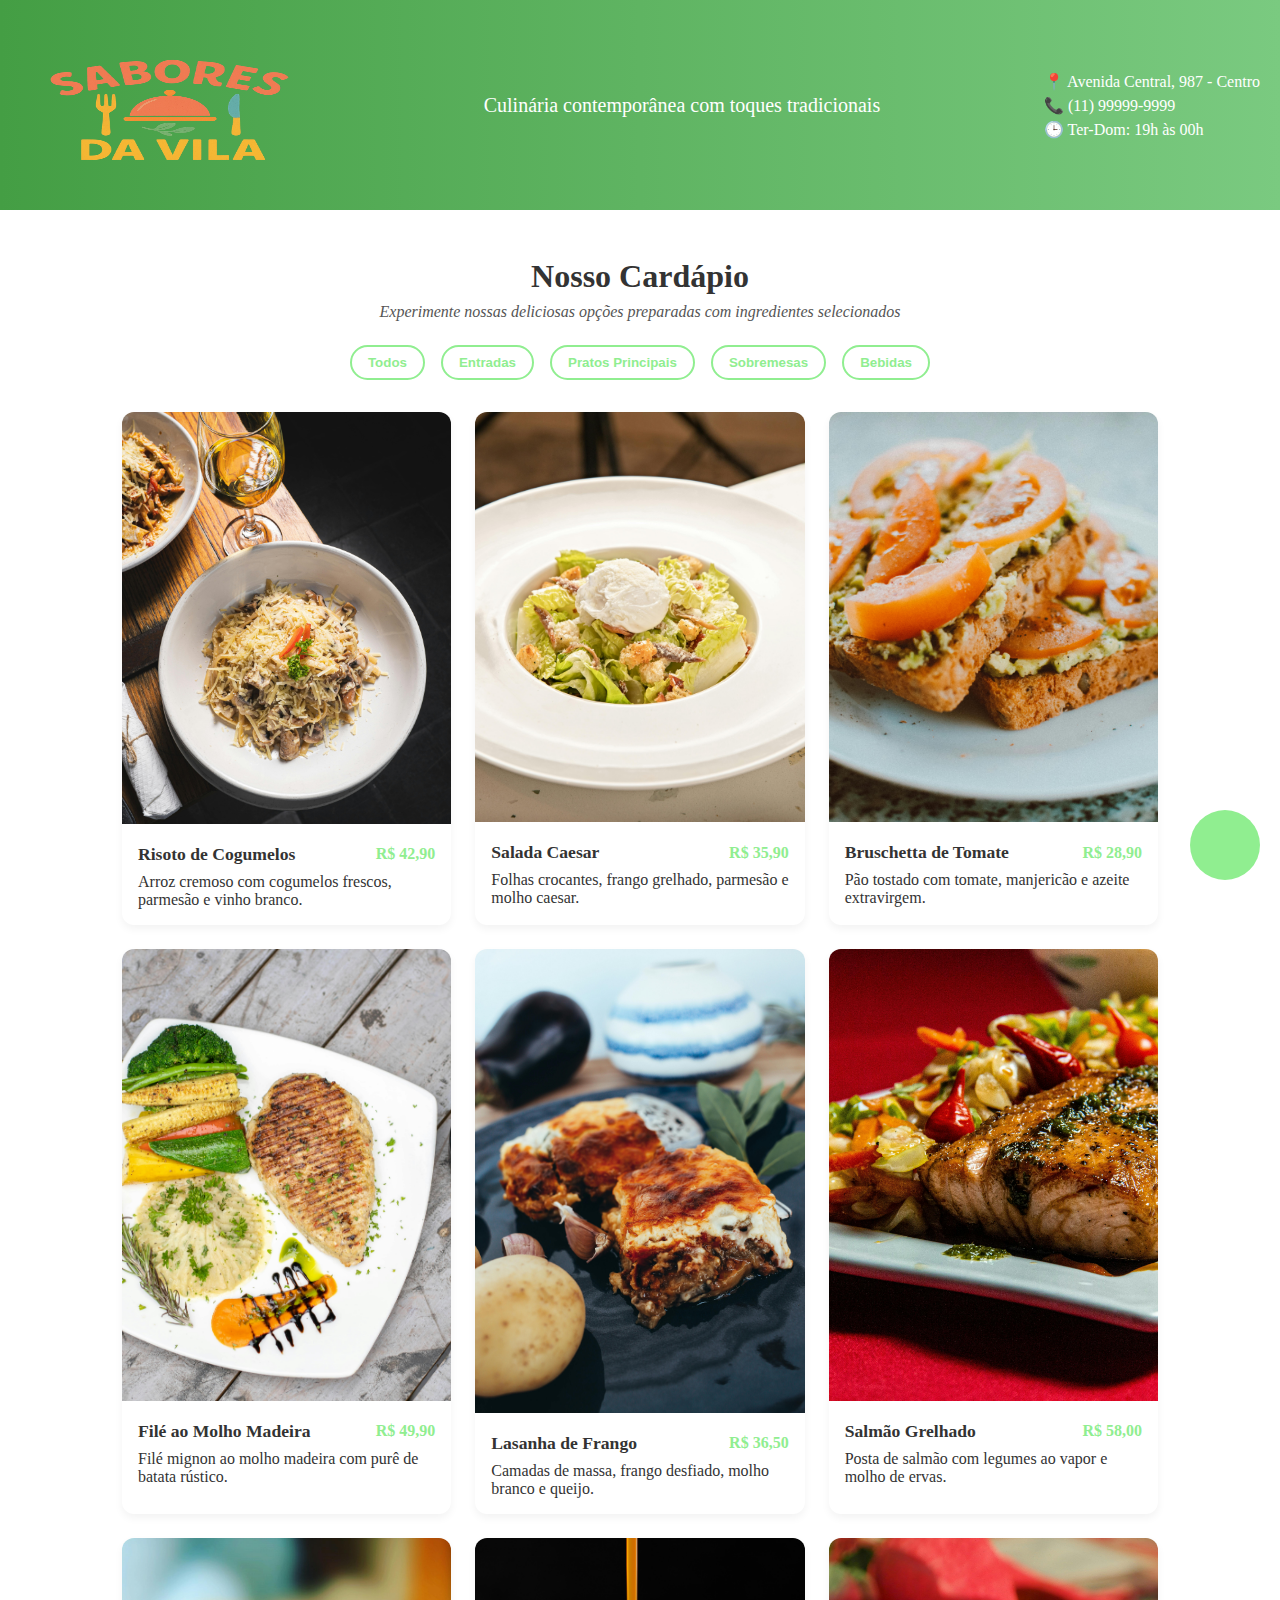
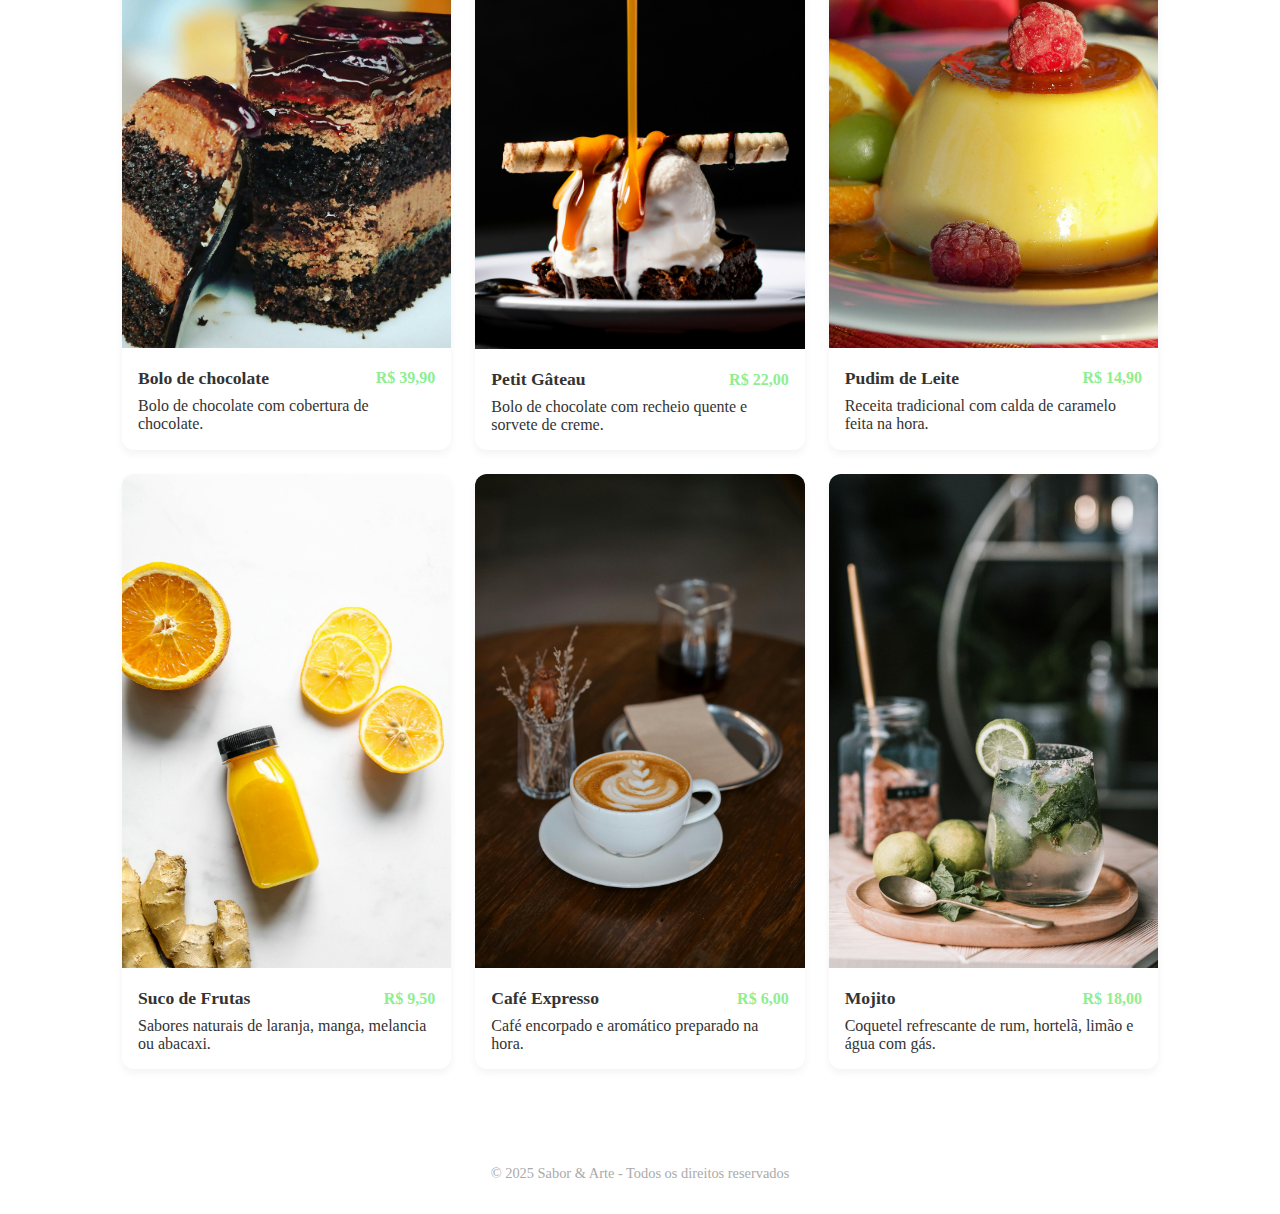
<file: index.html>
<!DOCTYPE html>
<html lang="pt-br">
  <head>
    <meta charset="UTF-8" />
    <meta name="viewport" content="width=device-width, initial-scale=1.0" />
    <link rel="stylesheet" href="https://cdnjs.cloudflare.com/ajax/libs/font-awesome/6.7.0/css/all.min.css"
        integrity="sha512-9xKTRVabjVeZmc+GUW8GgSmcREDunMM+Dt/GrzchfN8tkwHizc5RP4Ok/MXFFy5rIjJjzhndFScTceq5e6GvVQ=="
        crossorigin="anonymous" referrerpolicy="no-referrer" />
    <title>Sabores da Vila</title>
    <link rel="stylesheet" href="style.css" />
  </head>
  <body>
    <header>
      <img src="./images/logo1.png" alt="logo" class="logo">
      <div class="texto">
        <p>Culinária contemporânea com toques tradicionais</p>
      </div>      
      <div class="info">
        <span>📍 Avenida Central, 987 - Centro</span>
        <span>📞 (11) 99999-9999</span>
        <span>🕒 Ter-Dom: 19h às 00h</span>
      </div>
    </header>

    <main>
      <section class="menu-section">
        <h2>Nosso Cardápio</h2>
        <p class="subtitle">
          Experimente nossas deliciosas opções preparadas com ingredientes
          selecionados
        </p>

        <div class="filters">
          <button class="active">
            <a href="index.html">Todos</a>
          </button>
          <button>
            <a href="entradas.html">Entradas</a>
          </button>
          <button>
            <a href="pratos.html">Pratos Principais</a>
          </button>
          <button>
            <a href="sobremesa.html">Sobremesas</a>
          </button>
          <button>
            <a href="bebidas.html">Bebidas</a>
          </button>
        </div>

        <div class="menu-grid">
            <div class="card">
              <img src="./images/arroz-cogumelo.jpg" alt="Risoto de Cogumelos">
              <div class="card-content">
                <h3>Risoto de Cogumelos <span class="price">R$ 42,90</span></h3>
                <p>Arroz cremoso com cogumelos frescos, parmesão e vinho branco.</p>
              </div>
            </div>
          
            <div class="card">
              <img src="./images/salada-caesar.jpg" alt="Salada Caesar">
              <div class="card-content">
                <h3>Salada Caesar <span class="price">R$ 35,90</span></h3>
                <p>Folhas crocantes, frango grelhado, parmesão e molho caesar.</p>
              </div>
            </div>
          
            <div class="card">
              <img src="./images/bruschetta-tomate.jpg" alt="Bruschetta de Tomate">
              <div class="card-content">
                <h3>Bruschetta de Tomate <span class="price">R$ 28,90</span></h3>
                <p>Pão tostado com tomate, manjericão e azeite extravirgem.</p>
              </div>
            </div>
          
            <div class="card">
              <img src="./images/Filé mignon ao molho madeira.jpg" alt="Filé ao Molho Madeira">
              <div class="card-content">
                <h3>Filé ao Molho Madeira <span class="price">R$ 49,90</span></h3>
                <p>Filé mignon ao molho madeira com purê de batata rústico.</p>
              </div>
            </div>
          
            <div class="card">
              <img src="./images/lasanha.jpg" alt="Lasanha de Frango">
              <div class="card-content">
                <h3>Lasanha de Frango <span class="price">R$ 36,50</span></h3>
                <p>Camadas de massa, frango desfiado, molho branco e queijo.</p>
              </div>
            </div>
          
            <div class="card">
              <img src="./images/salmao-grelhado.jpg" alt="Salmão Grelhado">
              <div class="card-content">
                <h3>Salmão Grelhado <span class="price">R$ 58,00</span></h3>
                <p>Posta de salmão com legumes ao vapor e molho de ervas.</p>
              </div>
            </div>
          
            <div class="card">
              <img src="./images/bolo de chocolate.jpg" alt="Bolo de chocolate">
              <div class="card-content">
                <h3>Bolo de chocolate <span class="price">R$ 39,90</span></h3>
                <p>Bolo de chocolate com cobertura de chocolate.</p>
              </div>
            </div>
          
            <div class="card">
              <img src="./images/Petit-Gâteau.jpg" alt="Petit Gâteau">
              <div class="card-content">
                <h3>Petit Gâteau <span class="price">R$ 22,00</span></h3>
                <p>Bolo de chocolate com recheio quente e sorvete de creme.</p>
              </div>
            </div>
          
            <div class="card">
              <img src="./images/pudim.jpg" alt="Pudim de Leite">
              <div class="card-content">
                <h3>Pudim de Leite <span class="price">R$ 14,90</span></h3>
                <p>Receita tradicional com calda de caramelo feita na hora.</p>
              </div>
            </div>
          
            <div class="card">
              <img src="./images/suco-de-frutas.jpg" alt="Suco de Frutas">
              <div class="card-content">
                <h3>Suco de Frutas <span class="price">R$ 9,50</span></h3>
                <p>Sabores naturais de laranja, manga, melancia ou abacaxi.</p>
              </div>
            </div>
          
            <div class="card">
              <img src="./images/cafe-expresso.jpg" alt="Café Espresso">
              <div class="card-content">
                <h3>Café Expresso <span class="price">R$ 6,00</span></h3>
                <p>Café encorpado e aromático preparado na hora.</p>
              </div>
            </div>
          
            <div class="card">
              <img src="./images/mojito1.jpg" alt="Mojito">
              <div class="card-content">
                <h3>Mojito <span class="price">R$ 18,00</span></h3>
                <p>Coquetel refrescante de rum, hortelã, limão e água com gás.</p>
              </div>
            </div>
          </div>    
      </section>
    </main>

    <div class="botao-wpp">
       <i class="fa-brands fa-whatsapp"></i>

    </div>

    <footer>© 2025 Sabor & Arte - Todos os direitos reservados</footer>

  </body>
</html>
</file>
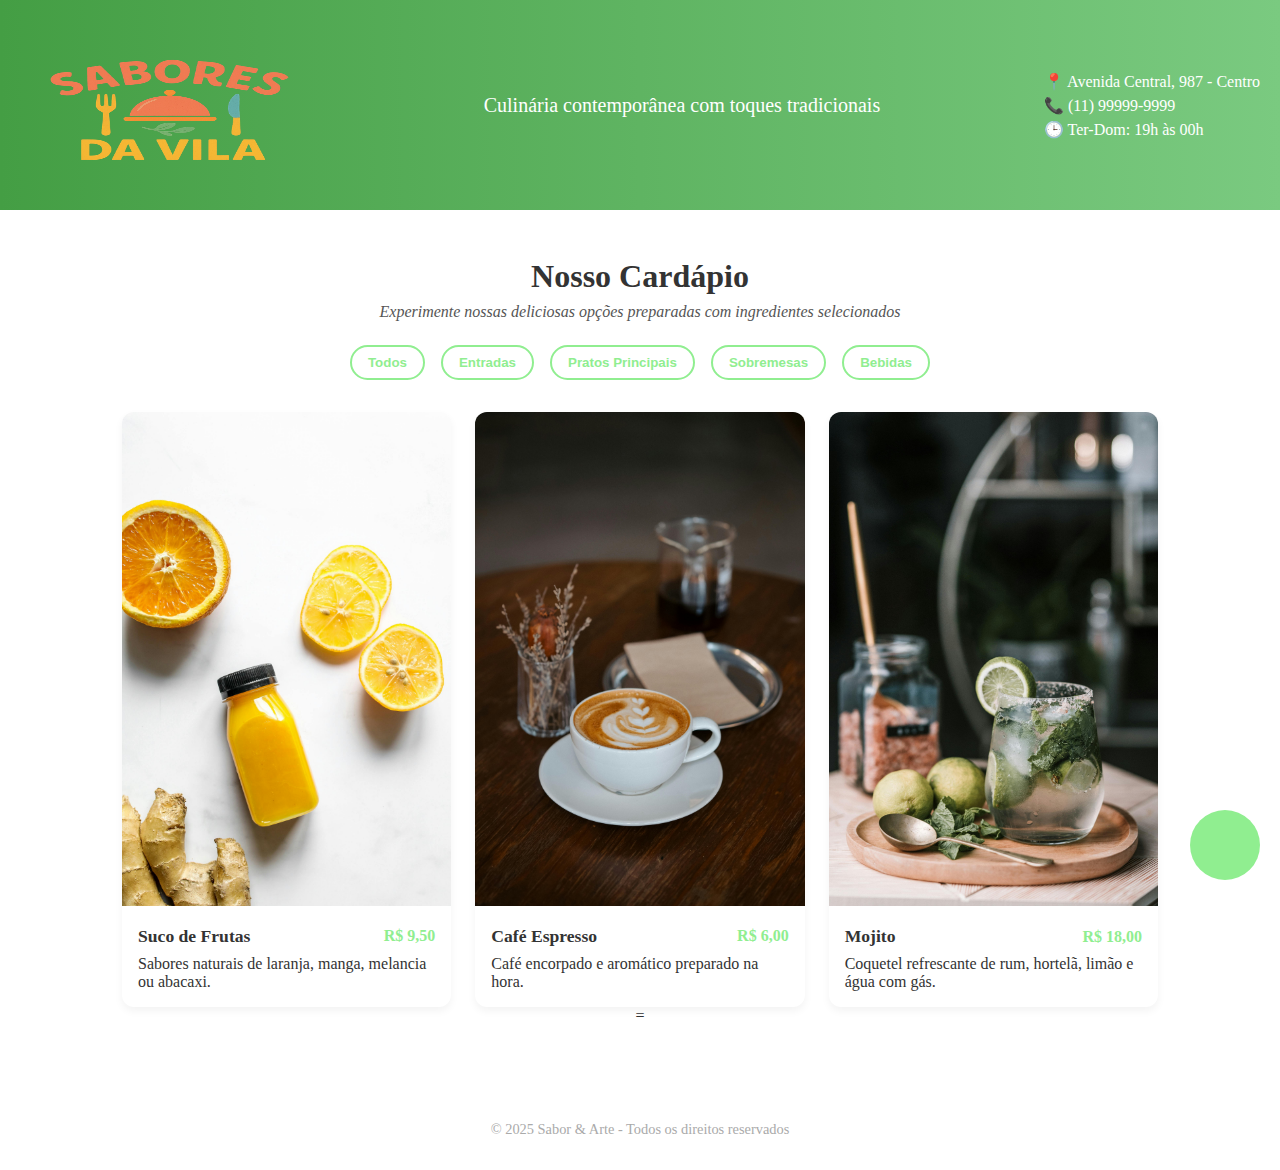
<file: bebidas.html>
<!DOCTYPE html>
<html lang="pt-br">
  <head>
    <meta charset="UTF-8" />
    <meta name="viewport" content="width=device-width, initial-scale=1.0" />
    <link rel="stylesheet" href="https://cdnjs.cloudflare.com/ajax/libs/font-awesome/6.7.0/css/all.min.css"
        integrity="sha512-9xKTRVabjVeZmc+GUW8GgSmcREDunMM+Dt/GrzchfN8tkwHizc5RP4Ok/MXFFy5rIjJjzhndFScTceq5e6GvVQ=="
        crossorigin="anonymous" referrerpolicy="no-referrer" />
    <title>Sabores da Vila</title>
    <link rel="stylesheet" href="style.css" />
  </head>
  <body>
    <header>
      <img src="./images/logo1.png" alt="logo" class="logo">
      <div class="texto">
        <p>Culinária contemporânea com toques tradicionais</p>
      </div>      
      <div class="info">
        <span>📍 Avenida Central, 987 - Centro</span>
        <span>📞 (11) 99999-9999</span>
        <span>🕒 Ter-Dom: 19h às 00h</span>
      </div>
    </header>

    <main>
      <section class="menu-section">
        <h2>Nosso Cardápio</h2>
        <p class="subtitle">
          Experimente nossas deliciosas opções preparadas com ingredientes
          selecionados
        </p>

        <div class="filters">
            <button class="active">
              <a href="index.html">Todos</a>
            </button>
            <button>
              <a href="entradas.html">Entradas</a>
            </button>
            <button>
              <a href="pratos.html">Pratos Principais</a>
            </button>
            <button>
              <a href="sobremesa.html">Sobremesas</a>
            </button>
            <button>
              <a href="bebidas.html">Bebidas</a>
            </button>
          </div>

        <div class="menu-grid">
            <div class="card">
              <img src="./images/suco-de-frutas.jpg" alt="Suco de Frutas">
              <div class="card-content">
                <h3>Suco de Frutas <span class="price">R$ 9,50</span></h3>
                <p>Sabores naturais de laranja, manga, melancia ou abacaxi.</p>
              </div>
            </div>
          
            <div class="card">
              <img src="./images/cafe-expresso.jpg" alt="Café Espresso">
              <div class="card-content">
                <h3>Café Espresso <span class="price">R$ 6,00</span></h3>
                <p>Café encorpado e aromático preparado na hora.</p>
              </div>
            </div>
          
            <div class="card">
              <img src="./images/mojito1.jpg" alt="Mojito">
              <div class="card-content">
                <h3>Mojito <span class="price">R$ 18,00</span></h3>
                <p>Coquetel refrescante de rum, hortelã, limão e água com gás.</p>
              </div>
            </div>
          </div>
=          
      </section>
    </main>

    <div class="botao-wpp">
       <i class="fa-brands fa-whatsapp"></i>

    </div>

    <footer>© 2025 Sabor & Arte - Todos os direitos reservados</footer>

  </body>
</html>
</file>
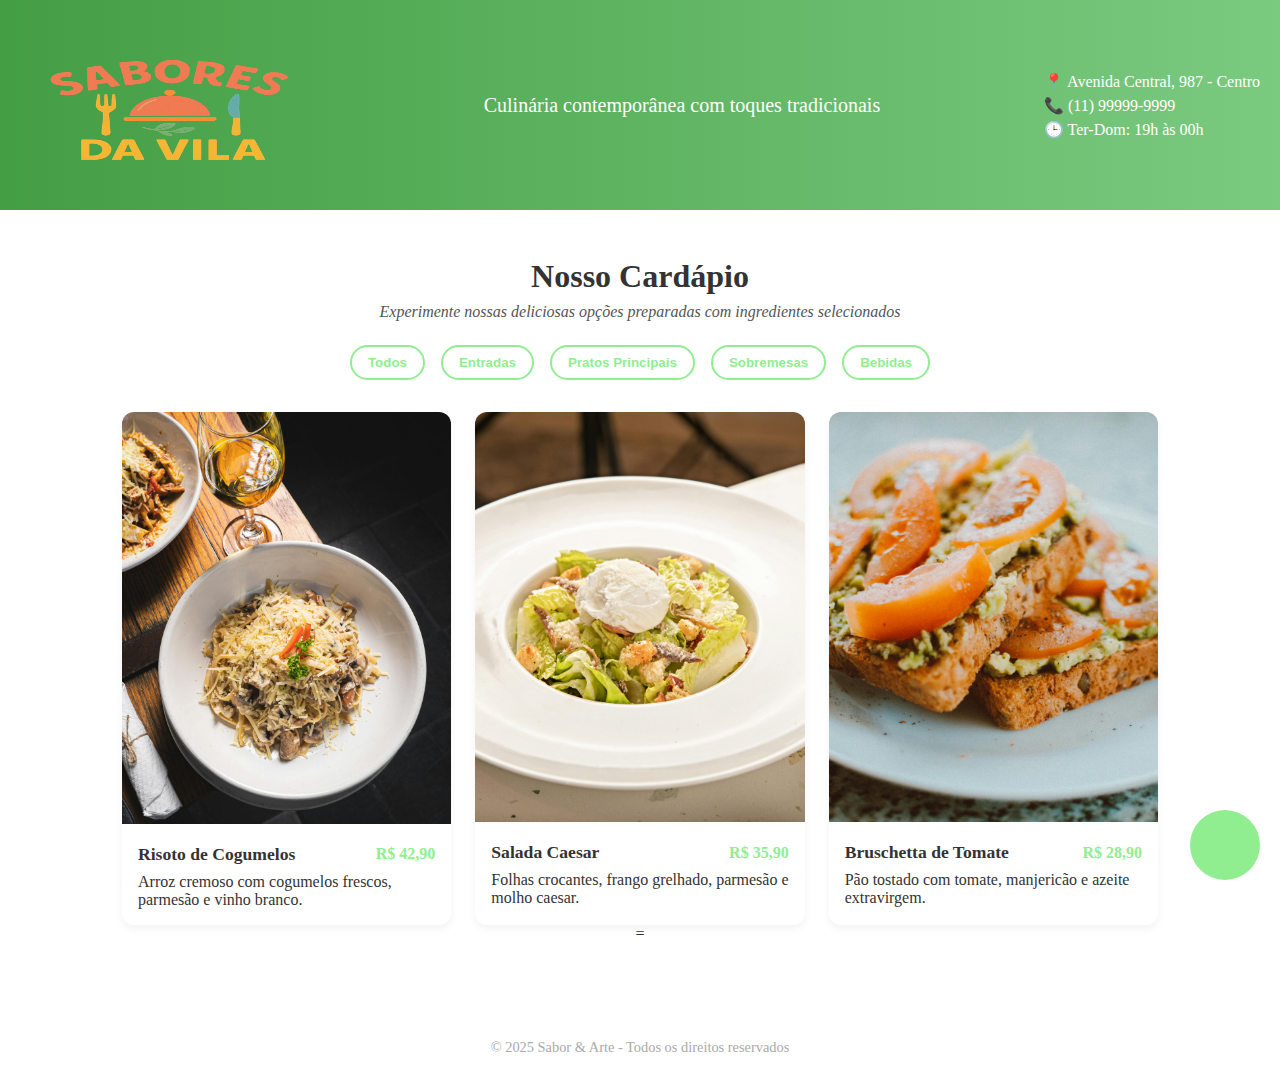
<file: entradas.html>
<!DOCTYPE html>
<html lang="pt-br">
  <head>
    <meta charset="UTF-8" />
    <meta name="viewport" content="width=device-width, initial-scale=1.0" />
    <link rel="stylesheet" href="https://cdnjs.cloudflare.com/ajax/libs/font-awesome/6.7.0/css/all.min.css"
        integrity="sha512-9xKTRVabjVeZmc+GUW8GgSmcREDunMM+Dt/GrzchfN8tkwHizc5RP4Ok/MXFFy5rIjJjzhndFScTceq5e6GvVQ=="
        crossorigin="anonymous" referrerpolicy="no-referrer" />
    <title>Sabores da Vila</title>
    <link rel="stylesheet" href="style.css" />
  </head>
  <body>
    <header>
      <img src="./images/logo1.png" alt="logo" class="logo">
      <div class="texto">
        <p>Culinária contemporânea com toques tradicionais</p>
      </div>      
      <div class="info">
        <span>📍 Avenida Central, 987 - Centro</span>
        <span>📞 (11) 99999-9999</span>
        <span>🕒 Ter-Dom: 19h às 00h</span>
      </div>
    </header>

    <main>
      <section class="menu-section">
        <h2>Nosso Cardápio</h2>
        <p class="subtitle">
          Experimente nossas deliciosas opções preparadas com ingredientes
          selecionados
        </p>

        <div class="filters">
          <button class="active">
            <a href="index.html">Todos</a>
          </button>
          <button>
            <a href="entradas.html">Entradas</a>
          </button>
          <button>
            <a href="pratos.html">Pratos Principais</a>
          </button>
          <button>
            <a href="sobremesa.html">Sobremesas</a>
          </button>
          <button>
            <a href="bebidas.html">Bebidas</a>
          </button>
        </div>

        <div class="menu-grid">
            <div class="card">
              <img src="./images/arroz-cogumelo.jpg" alt="Risoto de Cogumelos">
              <div class="card-content">
                <h3>Risoto de Cogumelos <span class="price">R$ 42,90</span></h3>
                <p>Arroz cremoso com cogumelos frescos, parmesão e vinho branco.</p>
              </div>
            </div>
          
            <div class="card">
              <img src="./images/salada-caesar.jpg" alt="Salada Caesar">
              <div class="card-content">
                <h3>Salada Caesar <span class="price">R$ 35,90</span></h3>
                <p>Folhas crocantes, frango grelhado, parmesão e molho caesar.</p>
              </div>
            </div>
          
            <div class="card">
              <img src="./images/bruschetta-tomate.jpg" alt="Bruschetta de Tomate">
              <div class="card-content">
                <h3>Bruschetta de Tomate <span class="price">R$ 28,90</span></h3>
                <p>Pão tostado com tomate, manjericão e azeite extravirgem.</p>
              </div>
            </div>
          </div>
=          
      </section>
    </main>

    <div class="botao-wpp">
       <i class="fa-brands fa-whatsapp"></i>

    </div>

    <footer>© 2025 Sabor & Arte - Todos os direitos reservados</footer>

  </body>
</html>
</file>
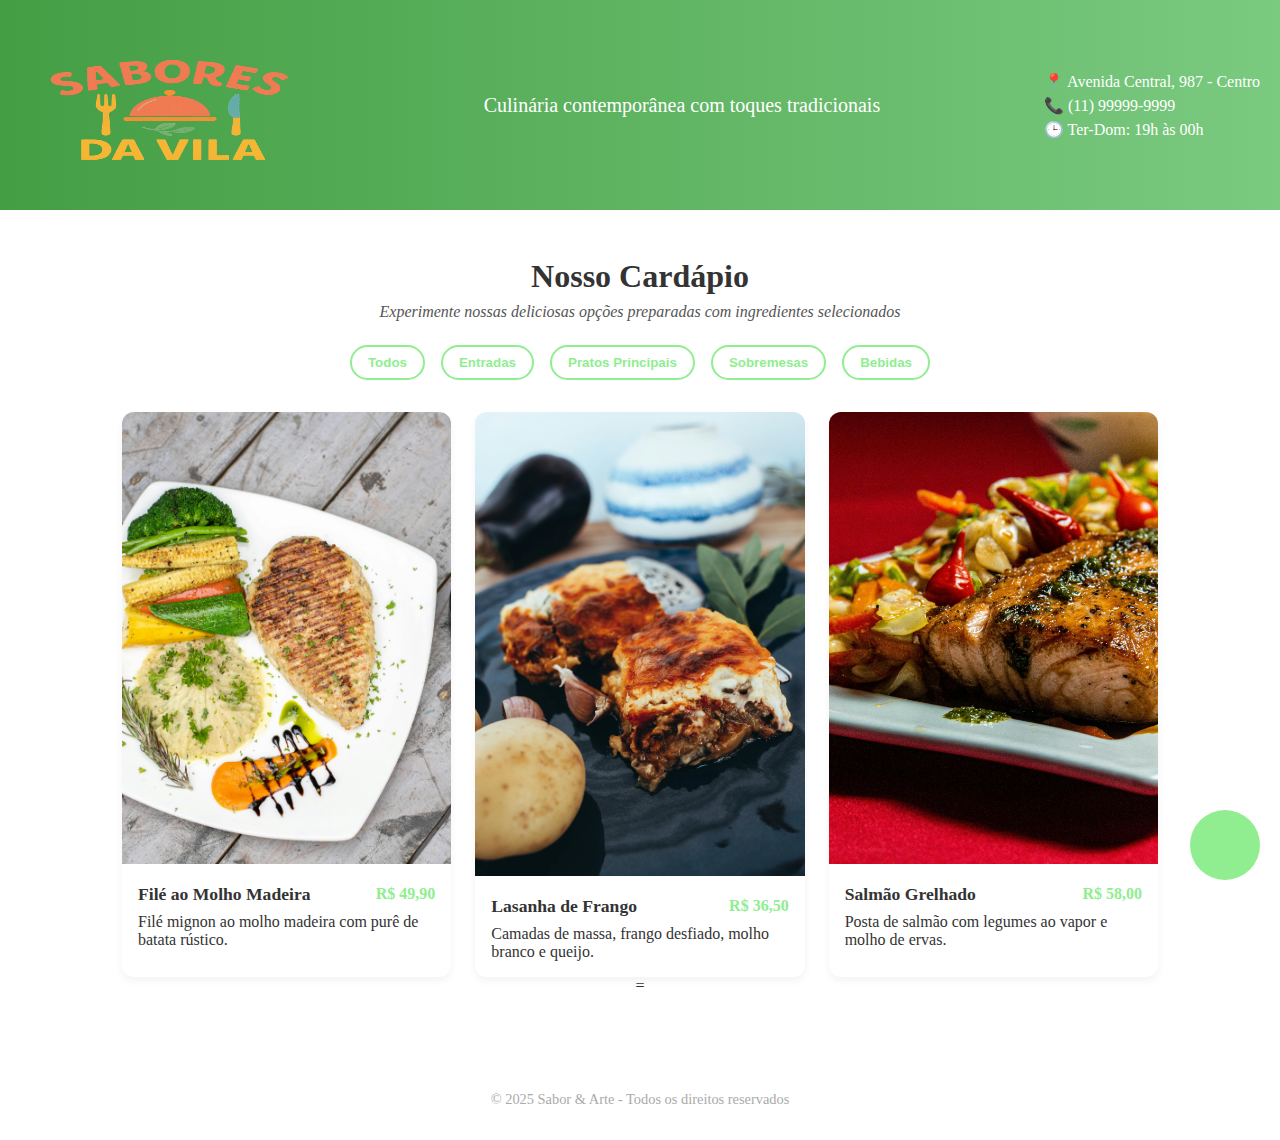
<file: pratos.html>
<!DOCTYPE html>
<html lang="pt-br">
  <head>
    <meta charset="UTF-8" />
    <meta name="viewport" content="width=device-width, initial-scale=1.0" />
    <link rel="stylesheet" href="https://cdnjs.cloudflare.com/ajax/libs/font-awesome/6.7.0/css/all.min.css"
        integrity="sha512-9xKTRVabjVeZmc+GUW8GgSmcREDunMM+Dt/GrzchfN8tkwHizc5RP4Ok/MXFFy5rIjJjzhndFScTceq5e6GvVQ=="
        crossorigin="anonymous" referrerpolicy="no-referrer" />
    <title>Sabores da Vila</title>
    <link rel="stylesheet" href="style.css" />
  </head>
  <body>
    <header>
      <img src="./images/logo1.png" alt="logo" class="logo">
      <div class="texto">
        <p>Culinária contemporânea com toques tradicionais</p>
      </div>      
      <div class="info">
        <span>📍 Avenida Central, 987 - Centro</span>
        <span>📞 (11) 99999-9999</span>
        <span>🕒 Ter-Dom: 19h às 00h</span>
      </div>
    </header>

    <main>
      <section class="menu-section">
        <h2>Nosso Cardápio</h2>
        <p class="subtitle">
          Experimente nossas deliciosas opções preparadas com ingredientes
          selecionados
        </p>

        <div class="filters">
            <button class="active">
              <a href="index.html">Todos</a>
            </button>
            <button>
              <a href="entradas.html">Entradas</a>
            </button>
            <button>
              <a href="pratos.html">Pratos Principais</a>
            </button>
            <button>
              <a href="sobremesa.html">Sobremesas</a>
            </button>
            <button>
              <a href="bebidas.html">Bebidas</a>
            </button>
          </div>

        <div class="menu-grid">
            <div class="card">
              <img src="./images/Filé mignon ao molho madeira.jpg" alt="Filé ao Molho Madeira">
              <div class="card-content">
                <h3>Filé ao Molho Madeira <span class="price">R$ 49,90</span></h3>
                <p>Filé mignon ao molho madeira com purê de batata rústico.</p>
              </div>
            </div>
          
            <div class="card">
              <img src="./images/lasanha.jpg" alt="Lasanha de Frango">
              <div class="card-content">
                <h3>Lasanha de Frango <span class="price">R$ 36,50</span></h3>
                <p>Camadas de massa, frango desfiado, molho branco e queijo.</p>
              </div>
            </div>
          
            <div class="card">
              <img src="./images/salmao-grelhado.jpg" alt="Salmão Grelhado">
              <div class="card-content">
                <h3>Salmão Grelhado <span class="price">R$ 58,00</span></h3>
                <p>Posta de salmão com legumes ao vapor e molho de ervas.</p>
              </div>
            </div>
          </div>
=          
      </section>
    </main>

    <div class="botao-wpp">
       <i class="fa-brands fa-whatsapp"></i>

    </div>

    <footer>© 2025 Sabor & Arte - Todos os direitos reservados</footer>

  </body>
</html>
</file>
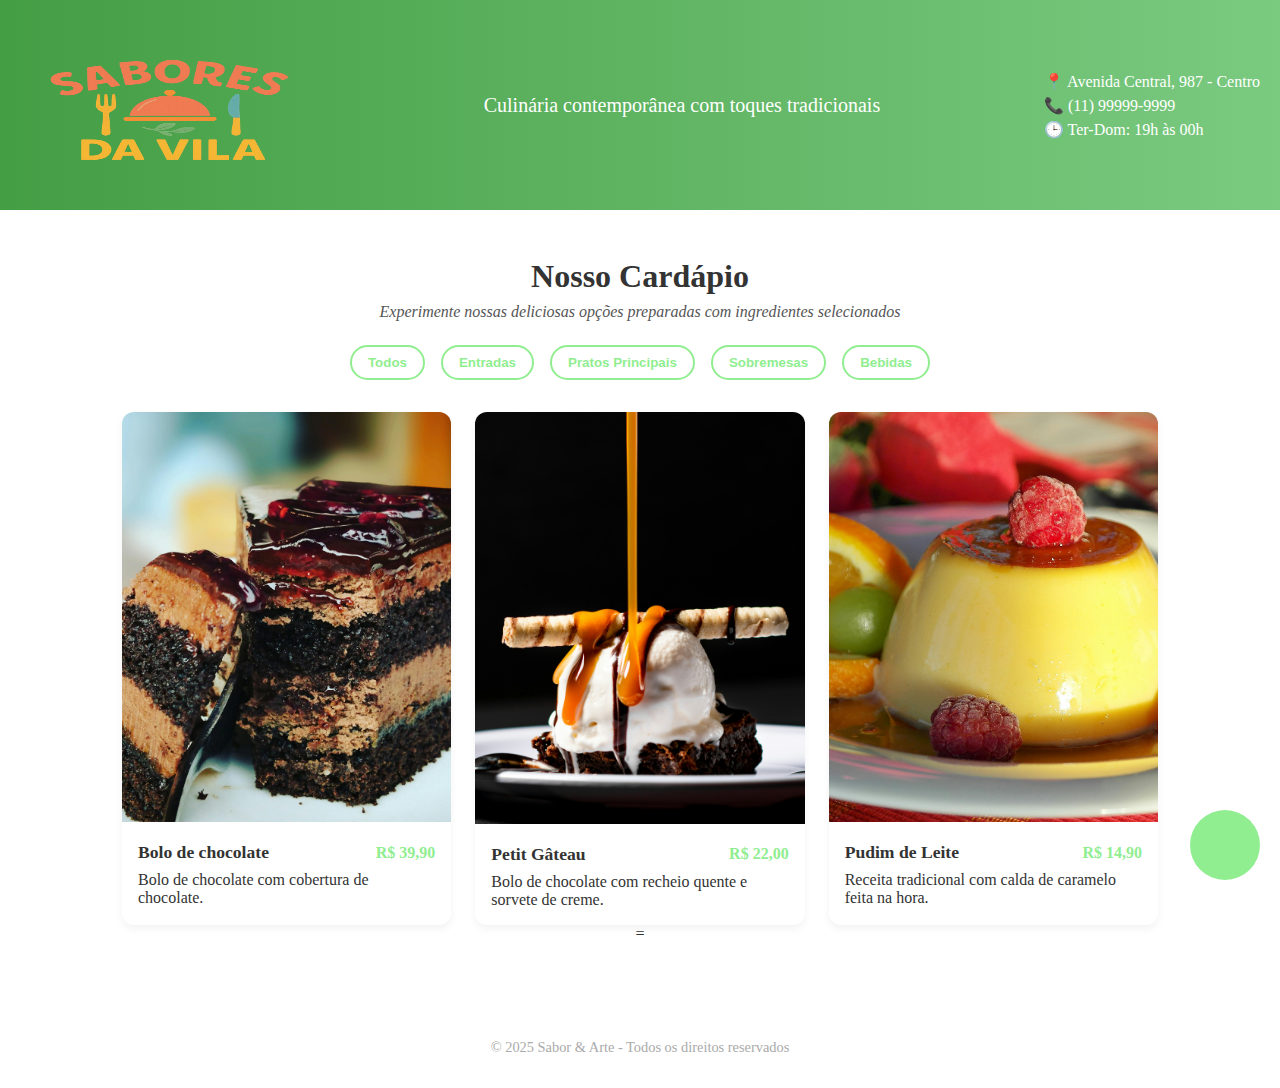
<file: sobremesa.html>
<!DOCTYPE html>
<html lang="pt-br">
  <head>
    <meta charset="UTF-8" />
    <meta name="viewport" content="width=device-width, initial-scale=1.0" />
    <link rel="stylesheet" href="https://cdnjs.cloudflare.com/ajax/libs/font-awesome/6.7.0/css/all.min.css"
        integrity="sha512-9xKTRVabjVeZmc+GUW8GgSmcREDunMM+Dt/GrzchfN8tkwHizc5RP4Ok/MXFFy5rIjJjzhndFScTceq5e6GvVQ=="
        crossorigin="anonymous" referrerpolicy="no-referrer" />
    <title>Sabores da Vila</title>
    <link rel="stylesheet" href="style.css" />
  </head>
  <body>
    <header>
      <img src="./images/logo1.png" alt="logo" class="logo">
      <div class="texto">
        <p>Culinária contemporânea com toques tradicionais</p>
      </div>      
      <div class="info">
        <span>📍 Avenida Central, 987 - Centro</span>
        <span>📞 (11) 99999-9999</span>
        <span>🕒 Ter-Dom: 19h às 00h</span>
      </div>
    </header>

    <main>
      <section class="menu-section">
        <h2>Nosso Cardápio</h2>
        <p class="subtitle">
          Experimente nossas deliciosas opções preparadas com ingredientes
          selecionados
        </p>

        <div class="filters">
            <button class="active">
              <a href="index.html">Todos</a>
            </button>
            <button>
              <a href="entradas.html">Entradas</a>
            </button>
            <button>
              <a href="pratos.html">Pratos Principais</a>
            </button>
            <button>
              <a href="sobremesa.html">Sobremesas</a>
            </button>
            <button>
              <a href="bebidas.html">Bebidas</a>
            </button>
          </div>

        <div class="menu-grid">
          <div class="card">
            <img src="./images/bolo de chocolate.jpg" alt="Bolo de chocolate">
            <div class="card-content">
              <h3>Bolo de chocolate <span class="price">R$ 39,90</span></h3>
              <p>Bolo de chocolate com cobertura de chocolate.</p>
            </div>
          </div>
          
            <div class="card">
              <img src="./images/Petit-Gâteau.jpg" alt="Petit Gâteau">
              <div class="card-content">
                <h3>Petit Gâteau <span class="price">R$ 22,00</span></h3>
                <p>Bolo de chocolate com recheio quente e sorvete de creme.</p>
              </div>
            </div>
          
            <div class="card">
              <img src="./images/pudim.jpg" alt="Pudim de Leite">
              <div class="card-content">
                <h3>Pudim de Leite <span class="price">R$ 14,90</span></h3>
                <p>Receita tradicional com calda de caramelo feita na hora.</p>
              </div>
            </div>
          </div>
=          
      </section>
    </main>

    <div class="botao-wpp">
       <i class="fa-brands fa-whatsapp"></i>

    </div>

    <footer>© 2025 Sabor & Arte - Todos os direitos reservados</footer>

  </body>
</html>
</file>
<file: style.css>
* {
    margin: 0;
    padding: 0;
    box-sizing: border-box;
  }
  
  body {
    font-family:Cambria, Cochin, Georgia, Times, 'Times New Roman', serif;
    background: white;
    color: #333;
  }
  
  header {
    background: linear-gradient(to right, rgb(68, 158, 68),#7aca80);
    color: white;
    padding: 20px;
    display: flex;
    align-items: center;
    justify-content: space-between;
    gap: 20px;
  }
  
  .logo {
    width: 300px;
    height: 170px;
  }
  
  .texto {
    font-size: 20px;
  }
  
  .info {
    display: flex;
    flex-direction: column;
    gap: 5px;
    font: size 10px;;
    text-align: left;
  }
  
  
  .menu-section {
    max-width: 1100px;
    margin: 2rem auto;
    padding: 1rem;
    text-align: center;
  }
  
  .menu-section h2 { 
    font-size: 2rem;  
    margin-bottom: 0.5rem;
    
  }
  
  .subtitle {
    font-style: italic;
    color: #555;
    margin-bottom: 1.5rem;
  }
  
  .filters {
    display: flex;
    justify-content: center;
    gap: 1rem;
    flex-wrap: wrap;
    margin-bottom: 2rem;
  }
  
  .filters button {
    background: transparent;
    border: 2px solid #90EE90;
    color: #90EE90;
    padding: 0.5rem 1rem;
    border-radius: 20px;
    cursor: pointer;
    transition: 0.3s;
    font-weight: bold;
  
  }
  
  
  .filters button:hover {
    background:#90EE90;
    color: white;
    
  }

  a{
  text-decoration: none;
  color:#90EE90;
}

  .menu-grid {
    display: grid;
    grid-template-columns: repeat(auto-fit, minmax(280px, 1fr));
    gap: 1.5rem;
    padding: 0 1rem;
  }
  
  .card {
    background: white;
    min-height: 360px;
    border-radius: 12px;
    overflow:hidden;
    box-shadow: 0 4px 8px rgba(0,0,0,0.05);
    transition: transform 0.3s;
  }
  
  .card:hover {
    transform: translateY(-5px);
  }
  
  .card img {
    width: 100%;
    min-height: 80%;
    object-fit: cover;
  }
  
  .card-content {
    padding: 1rem;
    text-align: left;
  }
  
  .card h3 {
    font-size: 1.1rem;
    display: flex;
    justify-content: space-between;
    align-items: center;
    margin-bottom: 0.5rem;
  }
  
  .price {
    color: #90EE90;
    font-weight: bold;
    font-size: 1rem;
  }
  
  footer {
    text-align: center;
    padding: 2rem 1rem;
    background-color: #fff;
    font-size: 0.9rem;
    color: #aaa;
    margin-top: 3rem;
  }

  .botao-wpp{
    width: 70px;
    height: 70px;
    font-size: 60px;
    display: flex;
    align-items: center;
    justify-content: center;
    color: white;
    background-color: #90EE90;
    border-radius: 50%;
    position: fixed;
    bottom: 20px;
    right: 20px;
  }

  @media (max-width: 767px) {
    header {
      flex-direction: column;
      text-align: center;
      padding: 10px;
    }
  
    .logo {
      width: 150px;
      height: 100px;
    }
  
    .texto {
      font-size: 16px;
    }
  
    .info {
      font-size: 12px;
    }
  
    .filters {
      flex-direction: column;
      gap: 10px;
    }
  
    .botao-wpp {
      width: 55px;
      height: 55px;
      font-size: 35px;
    }
  }
</file>
